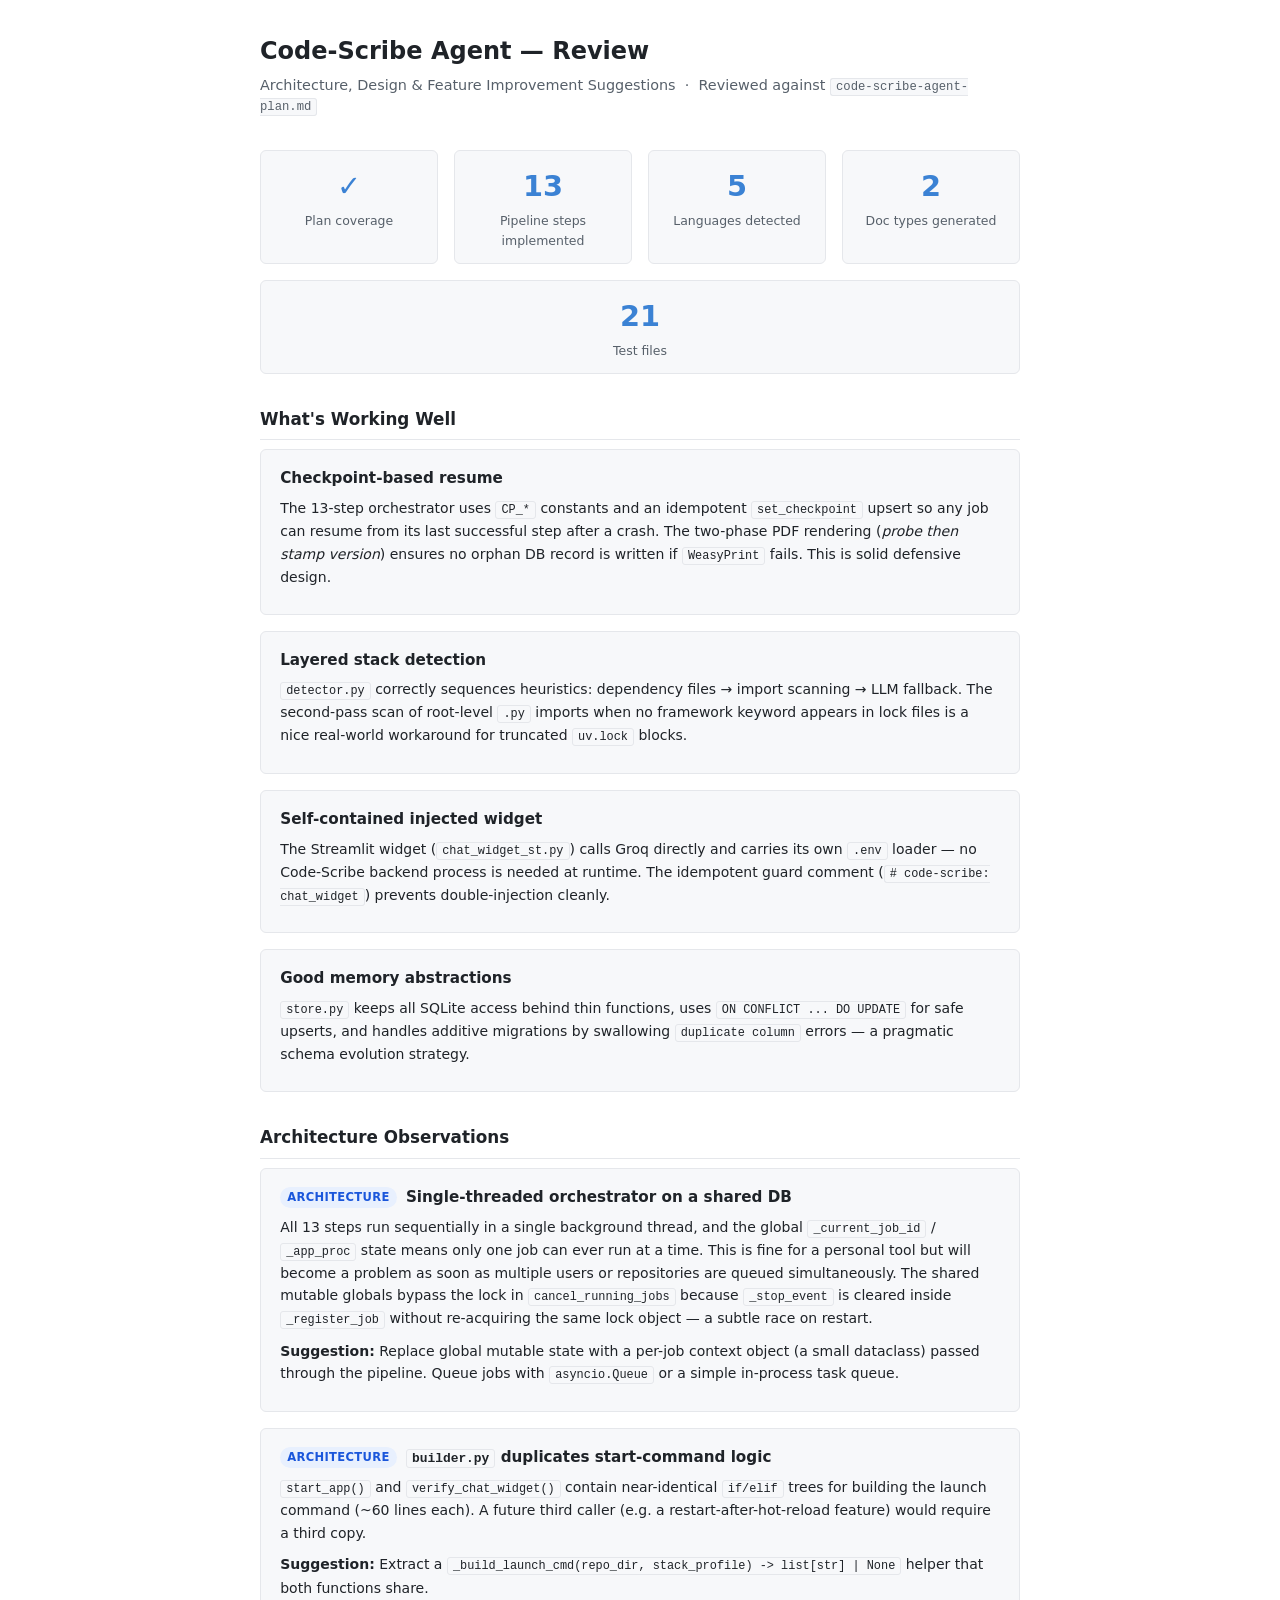
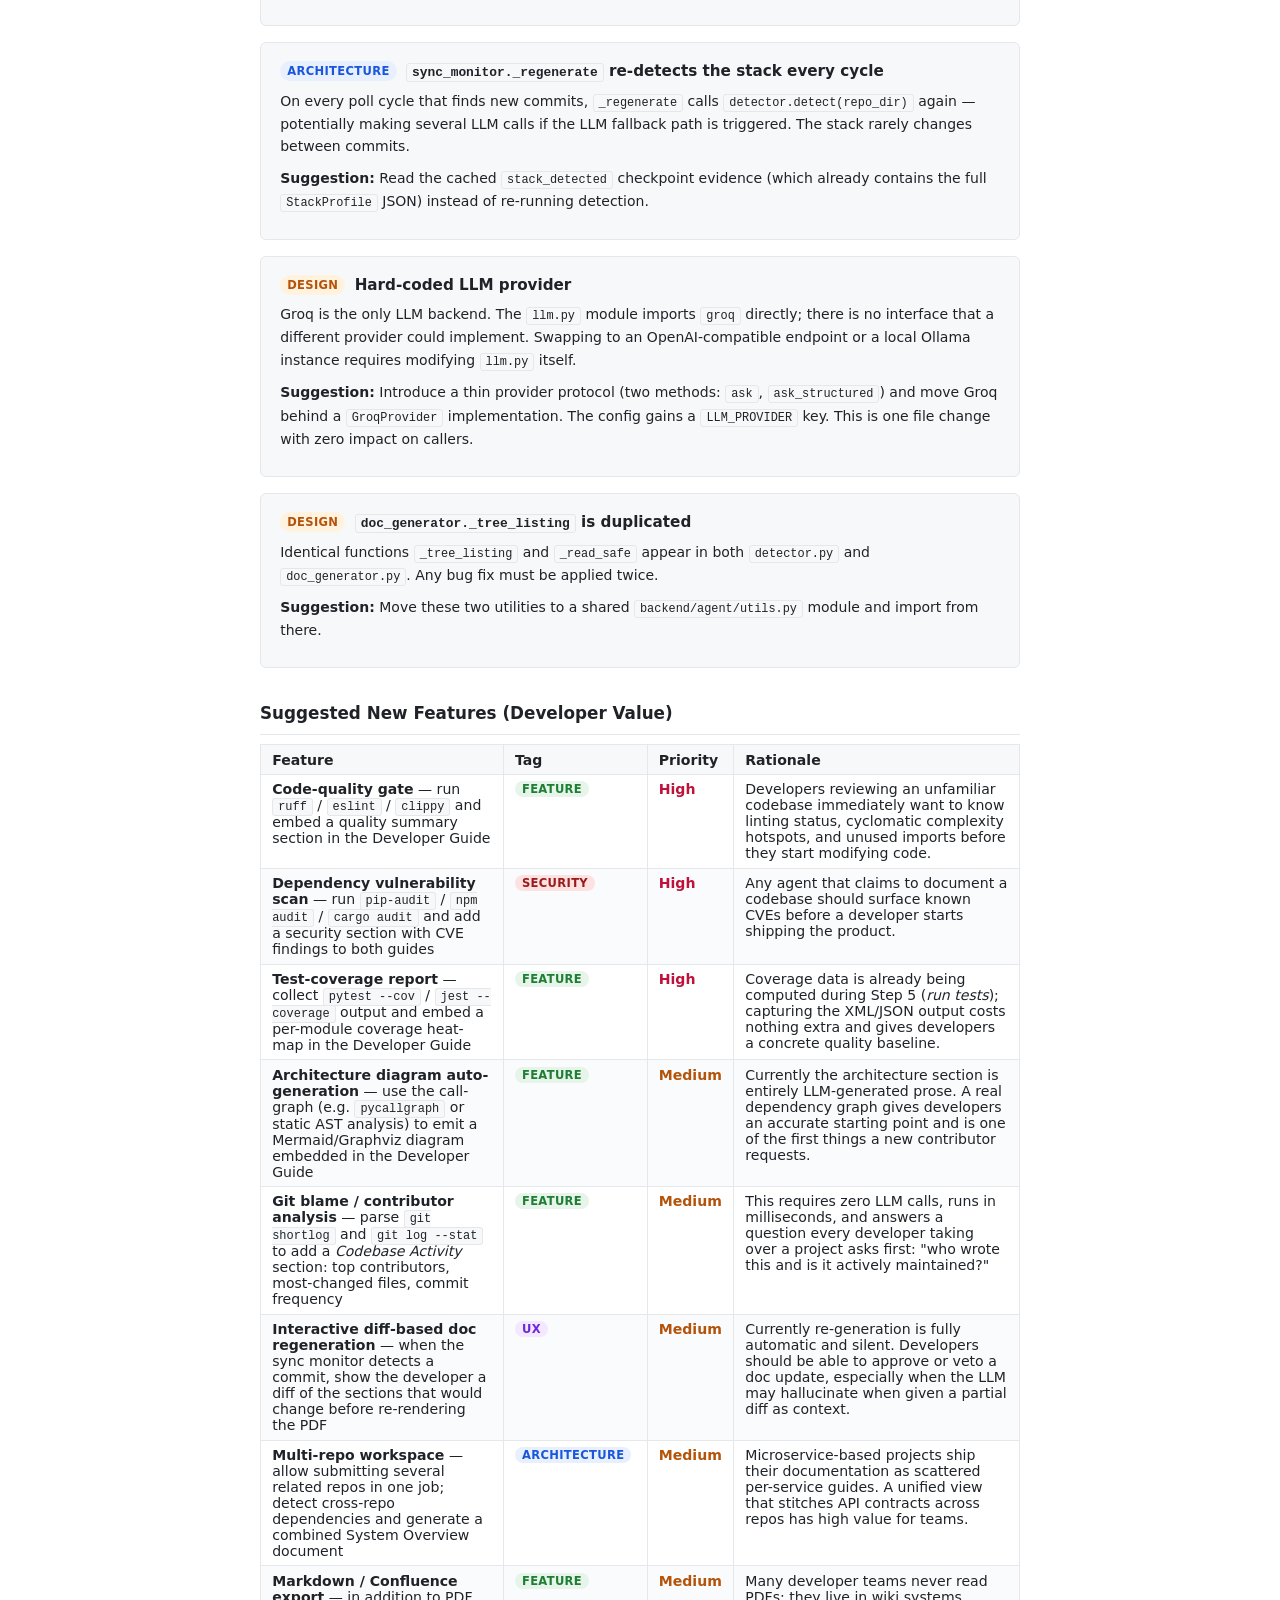
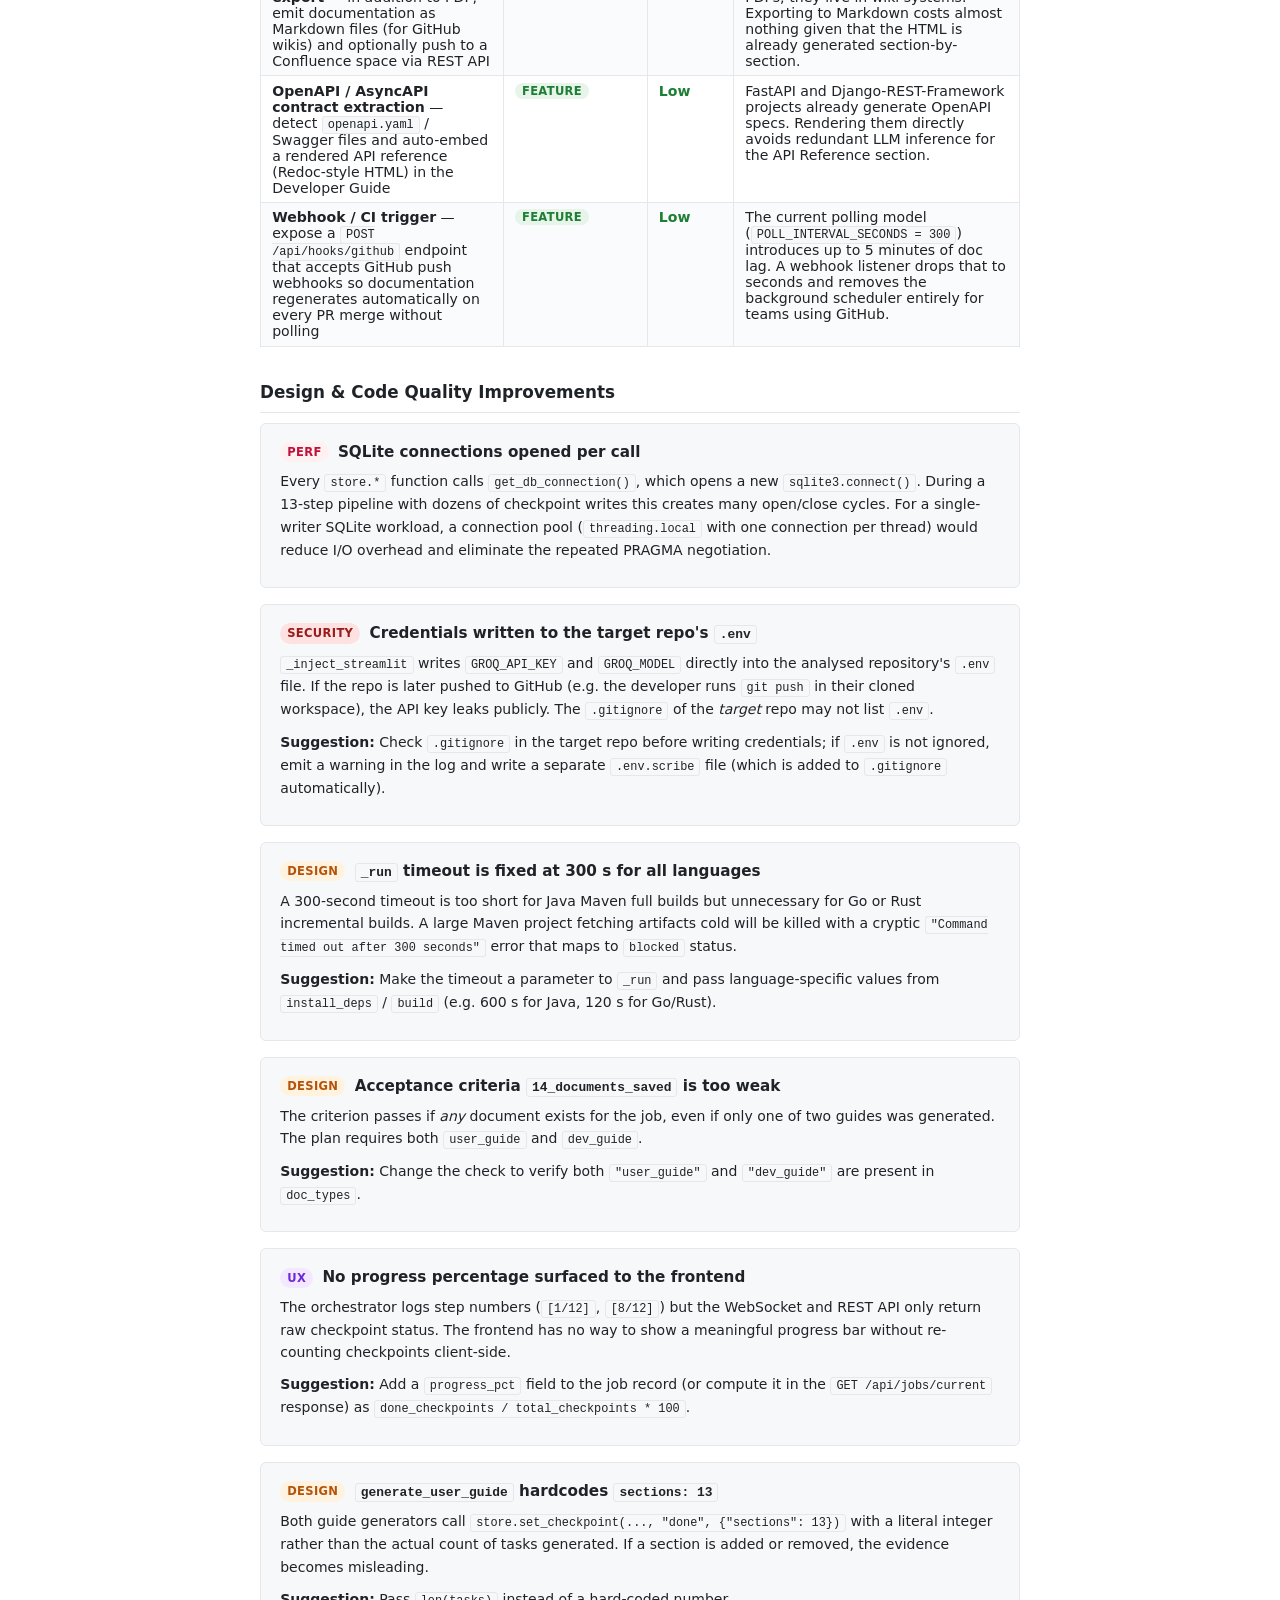
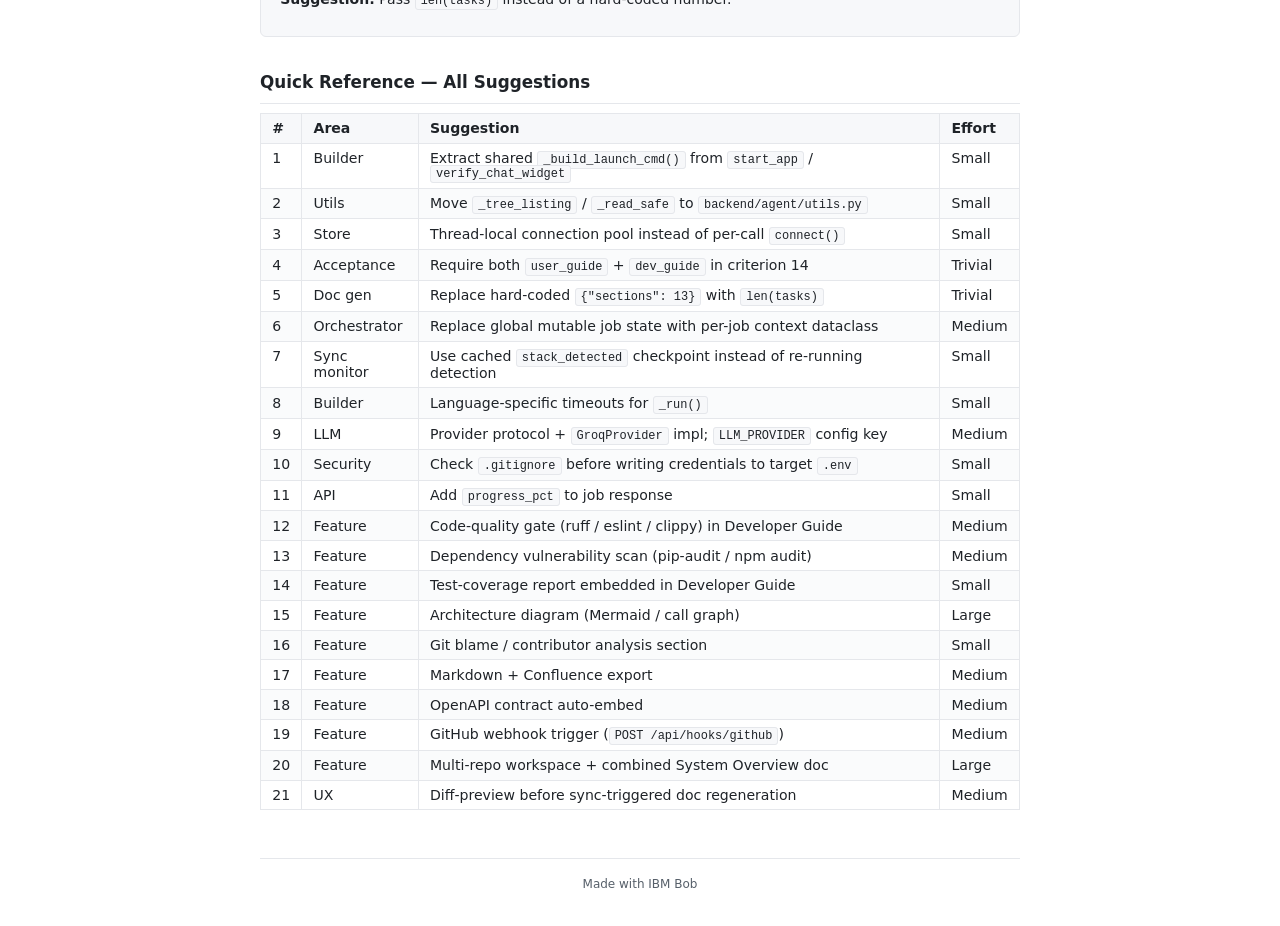
<file: .bob/artifacts/code-scribe-agent-review-improvement-suggestions.html>
<html lang="en">
<head>
<meta charset="UTF-8" />
<title>Code-Scribe Agent — Review</title>
<style>
  *, *::before, *::after { box-sizing: border-box; margin: 0; padding: 0; }
  body {
    font-family: -apple-system, "Segoe UI", system-ui, sans-serif;
    font-size: 14px;
    line-height: 1.6;
    color: #1f2328;
    background: #ffffff;
    padding: 2rem 1rem;
  }
  .page { max-width: 760px; margin: 0 auto; }
  h1 { font-size: 1.5rem; font-weight: 700; margin-bottom: 0.25rem; }
  .subtitle { color: #57606a; font-size: 0.9rem; margin-bottom: 2rem; }
  h2 { font-size: 1.05rem; font-weight: 700; margin: 2rem 0 0.6rem; color: #1f2328; border-bottom: 1px solid #e5e7eb; padding-bottom: 0.4rem; }
  h3 { font-size: 0.95rem; font-weight: 600; margin: 1.2rem 0 0.4rem; color: #1f2328; }
  p { margin-bottom: 0.6rem; }
  ul, ol { padding-left: 1.4rem; margin-bottom: 0.6rem; }
  li { margin-bottom: 0.3rem; }
  code { background: #f7f8fa; border: 1px solid #e5e7eb; border-radius: 3px; padding: 1px 5px; font-size: 0.85em; font-family: "SFMono-Regular", Consolas, "Liberation Mono", Menlo, monospace; }
  .tag {
    display: inline-block;
    font-size: 0.72rem;
    font-weight: 600;
    padding: 1px 7px;
    border-radius: 20px;
    margin-right: 4px;
    text-transform: uppercase;
    letter-spacing: 0.03em;
    vertical-align: middle;
  }
  .tag-arch { background: #e8f0fe; color: #1a56db; }
  .tag-feature { background: #e6f4ea; color: #1e7e34; }
  .tag-design { background: #fff3e0; color: #b45309; }
  .tag-ux { background: #f3e8ff; color: #6d28d9; }
  .tag-perf { background: #fff1f2; color: #be123c; }
  .tag-sec { background: #fee2e2; color: #991b1b; }
  .section-box {
    background: #f7f8fa;
    border: 1px solid #e5e7eb;
    border-radius: 6px;
    padding: 1rem 1.2rem;
    margin-bottom: 1rem;
  }
  .section-box h3 { margin-top: 0; }
  .score-row { display: flex; gap: 1rem; flex-wrap: wrap; margin-bottom: 1.5rem; }
  .score-card {
    flex: 1 1 140px;
    background: #f7f8fa;
    border: 1px solid #e5e7eb;
    border-radius: 6px;
    padding: 0.75rem 1rem;
    text-align: center;
  }
  .score-card .val { font-size: 1.8rem; font-weight: 700; color: #3b82d4; }
  .score-card .lbl { font-size: 0.78rem; color: #57606a; margin-top: 2px; }
  table { width: 100%; border-collapse: collapse; margin-bottom: 1rem; font-size: 0.88rem; }
  th { background: #f7f8fa; text-align: left; padding: 0.4rem 0.7rem; border: 1px solid #e5e7eb; font-weight: 600; }
  td { padding: 0.4rem 0.7rem; border: 1px solid #e5e7eb; vertical-align: top; }
  tr:nth-child(even) td { background: #fafbfc; }
  .priority { font-weight: 600; }
  .p-high { color: #be123c; }
  .p-med { color: #b45309; }
  .p-low { color: #1e7e34; }
  footer { margin-top: 3rem; padding-top: 1rem; border-top: 1px solid #e5e7eb; text-align: center; font-size: 12px; color: #57606a; }
</style>
</head>
<body>
<div class="page">

  <h1>Code-Scribe Agent — Review</h1>
  <p class="subtitle">Architecture, Design &amp; Feature Improvement Suggestions  ·  Reviewed against <code>code-scribe-agent-plan.md</code></p>

  
  <div class="score-row">
    <div class="score-card"><div class="val">✓</div><div class="lbl">Plan coverage</div></div>
    <div class="score-card"><div class="val">13</div><div class="lbl">Pipeline steps implemented</div></div>
    <div class="score-card"><div class="val">5</div><div class="lbl">Languages detected</div></div>
    <div class="score-card"><div class="val">2</div><div class="lbl">Doc types generated</div></div>
    <div class="score-card"><div class="val">21</div><div class="lbl">Test files</div></div>
  </div>

  
  <h2>What's Working Well</h2>

  <div class="section-box">
    <h3>Checkpoint-based resume</h3>
    <p>The 13-step orchestrator uses <code>CP_*</code> constants and an idempotent <code>set_checkpoint</code> upsert so any job can resume from its last successful step after a crash. The two-phase PDF rendering (<em>probe then stamp version</em>) ensures no orphan DB record is written if <code>WeasyPrint</code> fails. This is solid defensive design.</p>
  </div>

  <div class="section-box">
    <h3>Layered stack detection</h3>
    <p><code>detector.py</code> correctly sequences heuristics: dependency files → import scanning → LLM fallback. The second-pass scan of root-level <code>.py</code> imports when no framework keyword appears in lock files is a nice real-world workaround for truncated <code>uv.lock</code> blocks.</p>
  </div>

  <div class="section-box">
    <h3>Self-contained injected widget</h3>
    <p>The Streamlit widget (<code>chat_widget_st.py</code>) calls Groq directly and carries its own <code>.env</code> loader — no Code-Scribe backend process is needed at runtime. The idempotent guard comment (<code># code-scribe: chat_widget</code>) prevents double-injection cleanly.</p>
  </div>

  <div class="section-box">
    <h3>Good memory abstractions</h3>
    <p><code>store.py</code> keeps all SQLite access behind thin functions, uses <code>ON CONFLICT ... DO UPDATE</code> for safe upserts, and handles additive migrations by swallowing <code>duplicate column</code> errors — a pragmatic schema evolution strategy.</p>
  </div>

  
  <h2>Architecture Observations</h2>

  <div class="section-box">
    <h3><span class="tag tag-arch">Architecture</span> Single-threaded orchestrator on a shared DB</h3>
    <p>All 13 steps run sequentially in a single background thread, and the global <code>_current_job_id</code> / <code>_app_proc</code> state means only one job can ever run at a time. This is fine for a personal tool but will become a problem as soon as multiple users or repositories are queued simultaneously. The shared mutable globals bypass the lock in <code>cancel_running_jobs</code> because <code>_stop_event</code> is cleared inside <code>_register_job</code> without re-acquiring the same lock object — a subtle race on restart.</p>
    <p><strong>Suggestion:</strong> Replace global mutable state with a per-job context object (a small dataclass) passed through the pipeline. Queue jobs with <code>asyncio.Queue</code> or a simple in-process task queue.</p>
  </div>

  <div class="section-box">
    <h3><span class="tag tag-arch">Architecture</span> <code>builder.py</code> duplicates start-command logic</h3>
    <p><code>start_app()</code> and <code>verify_chat_widget()</code> contain near-identical <code>if/elif</code> trees for building the launch command (~60 lines each). A future third caller (e.g. a restart-after-hot-reload feature) would require a third copy.</p>
    <p><strong>Suggestion:</strong> Extract a <code>_build_launch_cmd(repo_dir, stack_profile) -&gt; list[str] | None</code> helper that both functions share.</p>
  </div>

  <div class="section-box">
    <h3><span class="tag tag-arch">Architecture</span> <code>sync_monitor._regenerate</code> re-detects the stack every cycle</h3>
    <p>On every poll cycle that finds new commits, <code>_regenerate</code> calls <code>detector.detect(repo_dir)</code> again — potentially making several LLM calls if the LLM fallback path is triggered. The stack rarely changes between commits.</p>
    <p><strong>Suggestion:</strong> Read the cached <code>stack_detected</code> checkpoint evidence (which already contains the full <code>StackProfile</code> JSON) instead of re-running detection.</p>
  </div>

  <div class="section-box">
    <h3><span class="tag tag-design">Design</span> Hard-coded LLM provider</h3>
    <p>Groq is the only LLM backend. The <code>llm.py</code> module imports <code>groq</code> directly; there is no interface that a different provider could implement. Swapping to an OpenAI-compatible endpoint or a local Ollama instance requires modifying <code>llm.py</code> itself.</p>
    <p><strong>Suggestion:</strong> Introduce a thin provider protocol (two methods: <code>ask</code>, <code>ask_structured</code>) and move Groq behind a <code>GroqProvider</code> implementation. The config gains a <code>LLM_PROVIDER</code> key. This is one file change with zero impact on callers.</p>
  </div>

  <div class="section-box">
    <h3><span class="tag tag-design">Design</span> <code>doc_generator._tree_listing</code> is duplicated</h3>
    <p>Identical functions <code>_tree_listing</code> and <code>_read_safe</code> appear in both <code>detector.py</code> and <code>doc_generator.py</code>. Any bug fix must be applied twice.</p>
    <p><strong>Suggestion:</strong> Move these two utilities to a shared <code>backend/agent/utils.py</code> module and import from there.</p>
  </div>

  
  <h2>Suggested New Features (Developer Value)</h2>

  <table>
    <thead>
      <tr><th>Feature</th><th>Tag</th><th>Priority</th><th>Rationale</th></tr>
    </thead>
    <tbody>
      <tr>
        <td><strong>Code-quality gate</strong> — run <code>ruff</code> / <code>eslint</code> / <code>clippy</code> and embed a quality summary section in the Developer Guide</td>
        <td><span class="tag tag-feature">Feature</span></td>
        <td class="priority p-high">High</td>
        <td>Developers reviewing an unfamiliar codebase immediately want to know linting status, cyclomatic complexity hotspots, and unused imports before they start modifying code.</td>
      </tr>
      <tr>
        <td><strong>Dependency vulnerability scan</strong> — run <code>pip-audit</code> / <code>npm audit</code> / <code>cargo audit</code> and add a security section with CVE findings to both guides</td>
        <td><span class="tag tag-sec">Security</span></td>
        <td class="priority p-high">High</td>
        <td>Any agent that claims to document a codebase should surface known CVEs before a developer starts shipping the product.</td>
      </tr>
      <tr>
        <td><strong>Test-coverage report</strong> — collect <code>pytest --cov</code> / <code>jest --coverage</code> output and embed a per-module coverage heat-map in the Developer Guide</td>
        <td><span class="tag tag-feature">Feature</span></td>
        <td class="priority p-high">High</td>
        <td>Coverage data is already being computed during Step 5 (<em>run tests</em>); capturing the XML/JSON output costs nothing extra and gives developers a concrete quality baseline.</td>
      </tr>
      <tr>
        <td><strong>Architecture diagram auto-generation</strong> — use the call-graph (e.g. <code>pycallgraph</code> or static AST analysis) to emit a Mermaid/Graphviz diagram embedded in the Developer Guide</td>
        <td><span class="tag tag-feature">Feature</span></td>
        <td class="priority p-med">Medium</td>
        <td>Currently the architecture section is entirely LLM-generated prose. A real dependency graph gives developers an accurate starting point and is one of the first things a new contributor requests.</td>
      </tr>
      <tr>
        <td><strong>Git blame / contributor analysis</strong> — parse <code>git shortlog</code> and <code>git log --stat</code> to add a <em>Codebase Activity</em> section: top contributors, most-changed files, commit frequency</td>
        <td><span class="tag tag-feature">Feature</span></td>
        <td class="priority p-med">Medium</td>
        <td>This requires zero LLM calls, runs in milliseconds, and answers a question every developer taking over a project asks first: "who wrote this and is it actively maintained?"</td>
      </tr>
      <tr>
        <td><strong>Interactive diff-based doc regeneration</strong> — when the sync monitor detects a commit, show the developer a diff of the sections that would change before re-rendering the PDF</td>
        <td><span class="tag tag-ux">UX</span></td>
        <td class="priority p-med">Medium</td>
        <td>Currently re-generation is fully automatic and silent. Developers should be able to approve or veto a doc update, especially when the LLM may hallucinate when given a partial diff as context.</td>
      </tr>
      <tr>
        <td><strong>Multi-repo workspace</strong> — allow submitting several related repos in one job; detect cross-repo dependencies and generate a combined System Overview document</td>
        <td><span class="tag tag-arch">Architecture</span></td>
        <td class="priority p-med">Medium</td>
        <td>Microservice-based projects ship their documentation as scattered per-service guides. A unified view that stitches API contracts across repos has high value for teams.</td>
      </tr>
      <tr>
        <td><strong>Markdown / Confluence export</strong> — in addition to PDF, emit documentation as Markdown files (for GitHub wikis) and optionally push to a Confluence space via REST API</td>
        <td><span class="tag tag-feature">Feature</span></td>
        <td class="priority p-med">Medium</td>
        <td>Many developer teams never read PDFs; they live in wiki systems. Exporting to Markdown costs almost nothing given that the HTML is already generated section-by-section.</td>
      </tr>
      <tr>
        <td><strong>OpenAPI / AsyncAPI contract extraction</strong> — detect <code>openapi.yaml</code> / Swagger files and auto-embed a rendered API reference (Redoc-style HTML) in the Developer Guide</td>
        <td><span class="tag tag-feature">Feature</span></td>
        <td class="priority p-low">Low</td>
        <td>FastAPI and Django-REST-Framework projects already generate OpenAPI specs. Rendering them directly avoids redundant LLM inference for the API Reference section.</td>
      </tr>
      <tr>
        <td><strong>Webhook / CI trigger</strong> — expose a <code>POST /api/hooks/github</code> endpoint that accepts GitHub push webhooks so documentation regenerates automatically on every PR merge without polling</td>
        <td><span class="tag tag-feature">Feature</span></td>
        <td class="priority p-low">Low</td>
        <td>The current polling model (<code>POLL_INTERVAL_SECONDS = 300</code>) introduces up to 5 minutes of doc lag. A webhook listener drops that to seconds and removes the background scheduler entirely for teams using GitHub.</td>
      </tr>
    </tbody>
  </table>

  
  <h2>Design &amp; Code Quality Improvements</h2>

  <div class="section-box">
    <h3><span class="tag tag-perf">Perf</span> SQLite connections opened per call</h3>
    <p>Every <code>store.*</code> function calls <code>get_db_connection()</code>, which opens a new <code>sqlite3.connect()</code>. During a 13-step pipeline with dozens of checkpoint writes this creates many open/close cycles. For a single-writer SQLite workload, a connection pool (<code>threading.local</code> with one connection per thread) would reduce I/O overhead and eliminate the repeated PRAGMA negotiation.</p>
  </div>

  <div class="section-box">
    <h3><span class="tag tag-sec">Security</span> Credentials written to the target repo's <code>.env</code></h3>
    <p><code>_inject_streamlit</code> writes <code>GROQ_API_KEY</code> and <code>GROQ_MODEL</code> directly into the analysed repository's <code>.env</code> file. If the repo is later pushed to GitHub (e.g. the developer runs <code>git push</code> in their cloned workspace), the API key leaks publicly. The <code>.gitignore</code> of the <em>target</em> repo may not list <code>.env</code>.</p>
    <p><strong>Suggestion:</strong> Check <code>.gitignore</code> in the target repo before writing credentials; if <code>.env</code> is not ignored, emit a warning in the log and write a separate <code>.env.scribe</code> file (which is added to <code>.gitignore</code> automatically).</p>
  </div>

  <div class="section-box">
    <h3><span class="tag tag-design">Design</span> <code>_run</code> timeout is fixed at 300 s for all languages</h3>
    <p>A 300-second timeout is too short for Java Maven full builds but unnecessary for Go or Rust incremental builds. A large Maven project fetching artifacts cold will be killed with a cryptic <code>"Command timed out after 300 seconds"</code> error that maps to <code>blocked</code> status.</p>
    <p><strong>Suggestion:</strong> Make the timeout a parameter to <code>_run</code> and pass language-specific values from <code>install_deps</code> / <code>build</code> (e.g. 600 s for Java, 120 s for Go/Rust).</p>
  </div>

  <div class="section-box">
    <h3><span class="tag tag-design">Design</span> Acceptance criteria <code>14_documents_saved</code> is too weak</h3>
    <p>The criterion passes if <em>any</em> document exists for the job, even if only one of two guides was generated. The plan requires both <code>user_guide</code> and <code>dev_guide</code>.</p>
    <p><strong>Suggestion:</strong> Change the check to verify both <code>"user_guide"</code> and <code>"dev_guide"</code> are present in <code>doc_types</code>.</p>
  </div>

  <div class="section-box">
    <h3><span class="tag tag-ux">UX</span> No progress percentage surfaced to the frontend</h3>
    <p>The orchestrator logs step numbers (<code>[1/12]</code>, <code>[8/12]</code>) but the WebSocket and REST API only return raw checkpoint status. The frontend has no way to show a meaningful progress bar without re-counting checkpoints client-side.</p>
    <p><strong>Suggestion:</strong> Add a <code>progress_pct</code> field to the job record (or compute it in the <code>GET /api/jobs/current</code> response) as <code>done_checkpoints / total_checkpoints * 100</code>.</p>
  </div>

  <div class="section-box">
    <h3><span class="tag tag-design">Design</span> <code>generate_user_guide</code> hardcodes <code>sections: 13</code></h3>
    <p>Both guide generators call <code>store.set_checkpoint(..., "done", {"sections": 13})</code> with a literal integer rather than the actual count of tasks generated. If a section is added or removed, the evidence becomes misleading.</p>
    <p><strong>Suggestion:</strong> Pass <code>len(tasks)</code> instead of a hard-coded number.</p>
  </div>

  
  <h2>Quick Reference — All Suggestions</h2>
  <table>
    <thead><tr><th>#</th><th>Area</th><th>Suggestion</th><th>Effort</th></tr></thead>
    <tbody>
      <tr><td>1</td><td>Builder</td><td>Extract shared <code>_build_launch_cmd()</code> from <code>start_app</code> / <code>verify_chat_widget</code></td><td>Small</td></tr>
      <tr><td>2</td><td>Utils</td><td>Move <code>_tree_listing</code> / <code>_read_safe</code> to <code>backend/agent/utils.py</code></td><td>Small</td></tr>
      <tr><td>3</td><td>Store</td><td>Thread-local connection pool instead of per-call <code>connect()</code></td><td>Small</td></tr>
      <tr><td>4</td><td>Acceptance</td><td>Require both <code>user_guide</code> + <code>dev_guide</code> in criterion 14</td><td>Trivial</td></tr>
      <tr><td>5</td><td>Doc gen</td><td>Replace hard-coded <code>{"sections": 13}</code> with <code>len(tasks)</code></td><td>Trivial</td></tr>
      <tr><td>6</td><td>Orchestrator</td><td>Replace global mutable job state with per-job context dataclass</td><td>Medium</td></tr>
      <tr><td>7</td><td>Sync monitor</td><td>Use cached <code>stack_detected</code> checkpoint instead of re-running detection</td><td>Small</td></tr>
      <tr><td>8</td><td>Builder</td><td>Language-specific timeouts for <code>_run()</code></td><td>Small</td></tr>
      <tr><td>9</td><td>LLM</td><td>Provider protocol + <code>GroqProvider</code> impl; <code>LLM_PROVIDER</code> config key</td><td>Medium</td></tr>
      <tr><td>10</td><td>Security</td><td>Check <code>.gitignore</code> before writing credentials to target <code>.env</code></td><td>Small</td></tr>
      <tr><td>11</td><td>API</td><td>Add <code>progress_pct</code> to job response</td><td>Small</td></tr>
      <tr><td>12</td><td>Feature</td><td>Code-quality gate (ruff / eslint / clippy) in Developer Guide</td><td>Medium</td></tr>
      <tr><td>13</td><td>Feature</td><td>Dependency vulnerability scan (pip-audit / npm audit)</td><td>Medium</td></tr>
      <tr><td>14</td><td>Feature</td><td>Test-coverage report embedded in Developer Guide</td><td>Small</td></tr>
      <tr><td>15</td><td>Feature</td><td>Architecture diagram (Mermaid / call graph)</td><td>Large</td></tr>
      <tr><td>16</td><td>Feature</td><td>Git blame / contributor analysis section</td><td>Small</td></tr>
      <tr><td>17</td><td>Feature</td><td>Markdown + Confluence export</td><td>Medium</td></tr>
      <tr><td>18</td><td>Feature</td><td>OpenAPI contract auto-embed</td><td>Medium</td></tr>
      <tr><td>19</td><td>Feature</td><td>GitHub webhook trigger (<code>POST /api/hooks/github</code>)</td><td>Medium</td></tr>
      <tr><td>20</td><td>Feature</td><td>Multi-repo workspace + combined System Overview doc</td><td>Large</td></tr>
      <tr><td>21</td><td>UX</td><td>Diff-preview before sync-triggered doc regeneration</td><td>Medium</td></tr>
    </tbody>
  </table>

  <footer>Made with IBM Bob</footer>
</div>
</body>
</html>
</file>
